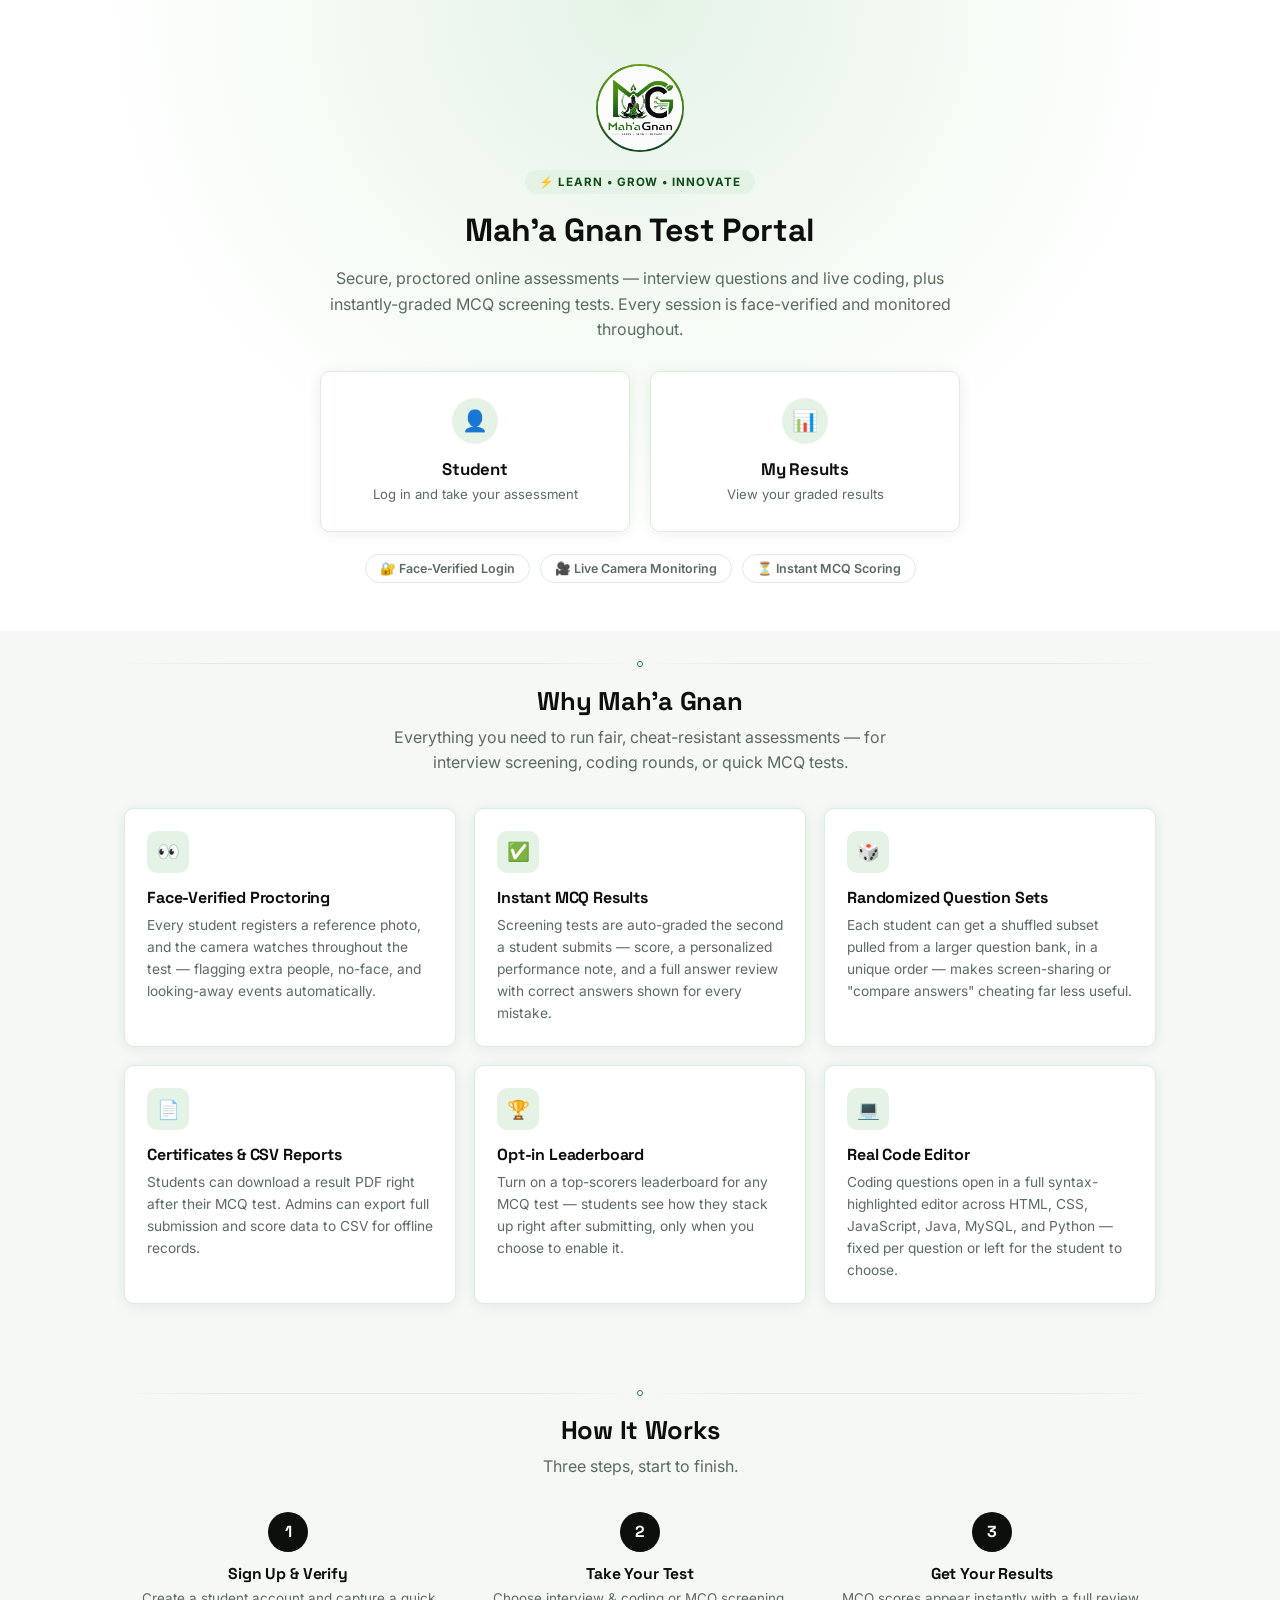
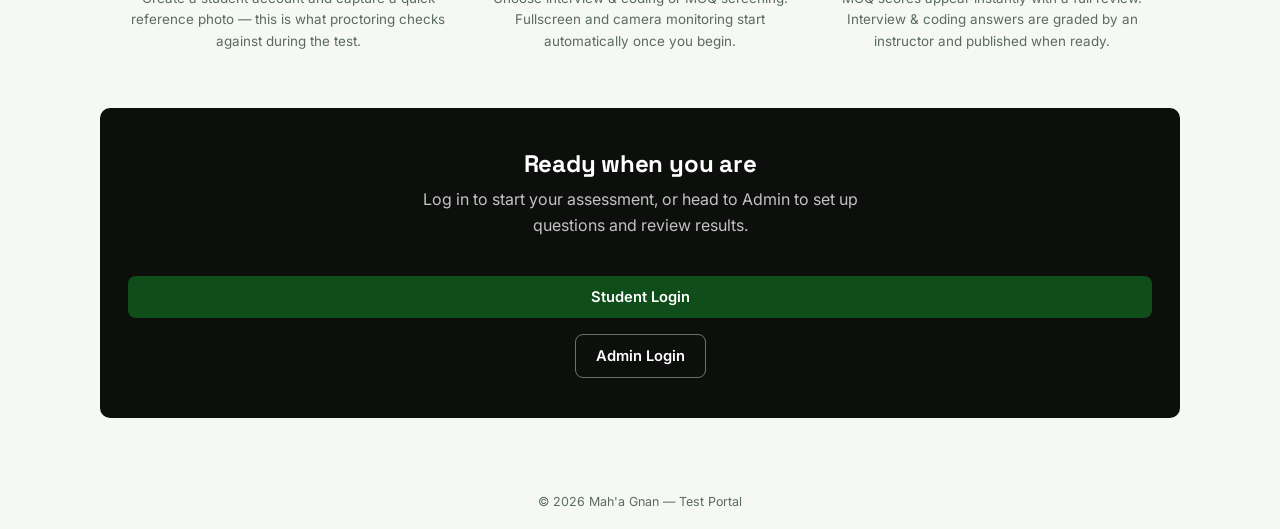
<file: index.html>
<!DOCTYPE html>
<html lang="en">
<head>
<meta charset="UTF-8" />
<meta name="viewport" content="width=device-width, initial-scale=1.0" />
<title>Mah'a Gnan Test Portal</title>
<meta name="description" content="Secure, proctored online assessments — interview questions, live coding, and instantly-graded MCQ tests, verified by face match and monitored throughout." />
<link rel="preconnect" href="https://fonts.googleapis.com">
<link href="https://fonts.googleapis.com/css2?family=Space+Grotesk:wght@500;700&family=Inter:wght@400;500;600&display=swap" rel="stylesheet">
<link rel="stylesheet" href="css/style.css" />

<!-- Page-only styles for the upgraded landing page. Nothing here touches css/style.css —
     it reuses the same CSS variables (colors, radius, shadows) already defined there. -->
<style>
  .hero-section {
    padding: 64px 24px 48px;
    text-align: center;
    background: radial-gradient(ellipse at top, var(--green-pale) 0%, var(--white) 60%);
  }
  .hero-eyebrow {
    display: inline-flex;
    align-items: center;
    gap: 6px;
    padding: 5px 14px;
    border-radius: 100px;
    background: var(--green-pale);
    color: var(--green-deep);
    font-size: 0.72rem;
    font-weight: 700;
    letter-spacing: 0.08em;
    text-transform: uppercase;
    margin-bottom: 16px;
  }
  .trust-strip {
    display: flex;
    justify-content: center;
    flex-wrap: wrap;
    gap: 10px;
    margin-top: 22px;
  }
  .trust-chip {
    display: flex;
    align-items: center;
    gap: 6px;
    padding: 6px 14px;
    border-radius: 100px;
    background: var(--white);
    border: 1px solid var(--gray-line);
    font-size: 0.78rem;
    color: var(--gray-text);
    font-weight: 600;
  }
  .landing-section {
    max-width: 1080px;
    margin: 0 auto;
    padding: 12px 24px 56px;
  }
  .landing-section h2 {
    text-align: center;
    font-size: 1.6rem;
  }
  .landing-subtitle {
    text-align: center;
    max-width: 560px;
    margin: 0 auto 32px;
  }
  .feature-grid {
    display: grid;
    grid-template-columns: repeat(auto-fit, minmax(260px, 1fr));
    gap: 18px;
  }
  .feature-card {
    background: var(--white);
    border: 1px solid var(--gray-line);
    border-radius: var(--radius);
    padding: 22px;
    box-shadow: var(--shadow);
    transition: box-shadow 0.15s ease, transform 0.1s ease;
  }
  .feature-card:hover { box-shadow: var(--shadow-lg); transform: translateY(-2px); }
  .feature-card .icon {
    width: 42px; height: 42px;
    border-radius: 10px;
    background: var(--green-pale);
    color: var(--green-deep);
    display: flex; align-items: center; justify-content: center;
    font-size: 1.15rem;
    margin-bottom: 14px;
  }
  .feature-card h3 { font-size: 1rem; margin-bottom: 6px; }
  .feature-card p { font-size: 0.86rem; margin: 0; }
  .steps-row {
    display: grid;
    grid-template-columns: repeat(auto-fit, minmax(200px, 1fr));
    gap: 24px;
    margin-top: 8px;
  }
  .step-item { text-align: center; }
  .step-circle {
    width: 40px; height: 40px;
    border-radius: 50%;
    background: var(--black);
    color: var(--white);
    display: flex; align-items: center; justify-content: center;
    font-family: var(--font-display);
    font-weight: 700;
    margin: 0 auto 12px;
  }
  .step-item h3 { font-size: 0.98rem; margin-bottom: 4px; }
  .step-item p { font-size: 0.84rem; margin: 0; }
  .cta-band {
    background: var(--black);
    border-radius: var(--radius);
    padding: 40px 28px;
    text-align: center;
    max-width: 1080px;
    margin: 0 auto 56px;
  }
  .cta-band h2 { color: var(--white); }
  .cta-band p { color: rgba(255,255,255,0.75); max-width: 480px; margin: 0 auto 20px; }
</style>
</head>
<body>

<!-- ============== HERO ============== -->
<section class="hero-section">
  <div style="max-width:640px; margin:0 auto;">
    <img src="assets/logo.png" alt="Mah'a Gnan" style="height:88px; margin-bottom:14px; border-radius:50px;" /> <br>
    <div class="hero-eyebrow">&#9889; Learn &bull; Grow &bull; Innovate</div>
    <h1 style="font-size:2rem;">Mah'a Gnan Test Portal</h1>
    <p class="mt-16">Secure, proctored online assessments — interview questions and live coding, plus instantly-graded MCQ screening tests. Every session is face-verified and monitored throughout.</p>

    <div class="role-grid">
      <a href="student-login.html" style="text-decoration:none;">
        <div class="role-card">
          <div class="icon">&#128100;</div>
          <h3>Student</h3>
          <p>Log in and take your assessment</p>
        </div>
      </a>
      <a href="results.html" style="text-decoration:none;">
        <div class="role-card">
          <div class="icon">&#128202;</div>
          <h3>My Results</h3>
          <p>View your graded results</p>
        </div>
      </a>
      
    </div>

    <div class="trust-strip">
      <span class="trust-chip">&#128272; Face-Verified Login</span>
      <span class="trust-chip">&#127909; Live Camera Monitoring</span>
      <span class="trust-chip">&#9203; Instant MCQ Scoring</span>
    </div>
  </div>
</section>

<!-- ============== FEATURES ============== -->
<section class="landing-section">
  <div class="circuit-divider"><span class="node"></span></div>
  <h2>Why Mah'a Gnan</h2>
  <p class="landing-subtitle">Everything you need to run fair, cheat-resistant assessments — for interview screening, coding rounds, or quick MCQ tests.</p>

  <div class="feature-grid">
    <div class="feature-card">
      <div class="icon">&#128064;</div>
      <h3>Face-Verified Proctoring</h3>
      <p>Every student registers a reference photo, and the camera watches throughout the test — flagging extra people, no-face, and looking-away events automatically.</p>
    </div>
    <div class="feature-card">
      <div class="icon">&#9989;</div>
      <h3>Instant MCQ Results</h3>
      <p>Screening tests are auto-graded the second a student submits — score, a personalized performance note, and a full answer review with correct answers shown for every mistake.</p>
    </div>
    <div class="feature-card">
      <div class="icon">&#127922;</div>
      <h3>Randomized Question Sets</h3>
      <p>Each student can get a shuffled subset pulled from a larger question bank, in a unique order — makes screen-sharing or "compare answers" cheating far less useful.</p>
    </div>
    <div class="feature-card">
      <div class="icon">&#128196;</div>
      <h3>Certificates &amp; CSV Reports</h3>
      <p>Students can download a result PDF right after their MCQ test. Admins can export full submission and score data to CSV for offline records.</p>
    </div>
    <div class="feature-card">
      <div class="icon">&#127942;</div>
      <h3>Opt-in Leaderboard</h3>
      <p>Turn on a top-scorers leaderboard for any MCQ test — students see how they stack up right after submitting, only when you choose to enable it.</p>
    </div>
    <div class="feature-card">
      <div class="icon">&#128187;</div>
      <h3>Real Code Editor</h3>
      <p>Coding questions open in a full syntax-highlighted editor across HTML, CSS, JavaScript, Java, MySQL, and Python — fixed per question or left for the student to choose.</p>
    </div>
  </div>
</section>

<!-- ============== HOW IT WORKS ============== -->
<section class="landing-section">
  <div class="circuit-divider"><span class="node"></span></div>
  <h2>How It Works</h2>
  <p class="landing-subtitle">Three steps, start to finish.</p>

  <div class="steps-row">
    <div class="step-item">
      <div class="step-circle">1</div>
      <h3>Sign Up &amp; Verify</h3>
      <p>Create a student account and capture a quick reference photo — this is what proctoring checks against during the test.</p>
    </div>
    <div class="step-item">
      <div class="step-circle">2</div>
      <h3>Take Your Test</h3>
      <p>Choose interview &amp; coding or MCQ screening. Fullscreen and camera monitoring start automatically once you begin.</p>
    </div>
    <div class="step-item">
      <div class="step-circle">3</div>
      <h3>Get Your Results</h3>
      <p>MCQ scores appear instantly with a full review. Interview &amp; coding answers are graded by an instructor and published when ready.</p>
    </div>
  </div>
</section>

<!-- ============== CTA ============== -->
<div class="cta-band">
  <h2>Ready when you are</h2>
  <p>Log in to start your assessment, or head to Admin to set up questions and review results.</p>
  <div class="flex gap-16" style="justify-content:center; flex-wrap:wrap;">
    <a href="student-login.html" class="btn btn-primary">Student Login</a>
    <a href="admin-login.html" class="btn btn-outline" style="background:transparent; color:var(--white); border-color:rgba(255,255,255,0.4);">Admin Login</a>
    
  </div>
</div>

<footer class="site-footer">&copy; 2026 Mah'a Gnan &mdash; Test Portal</footer>

</body>
</html>
</file>
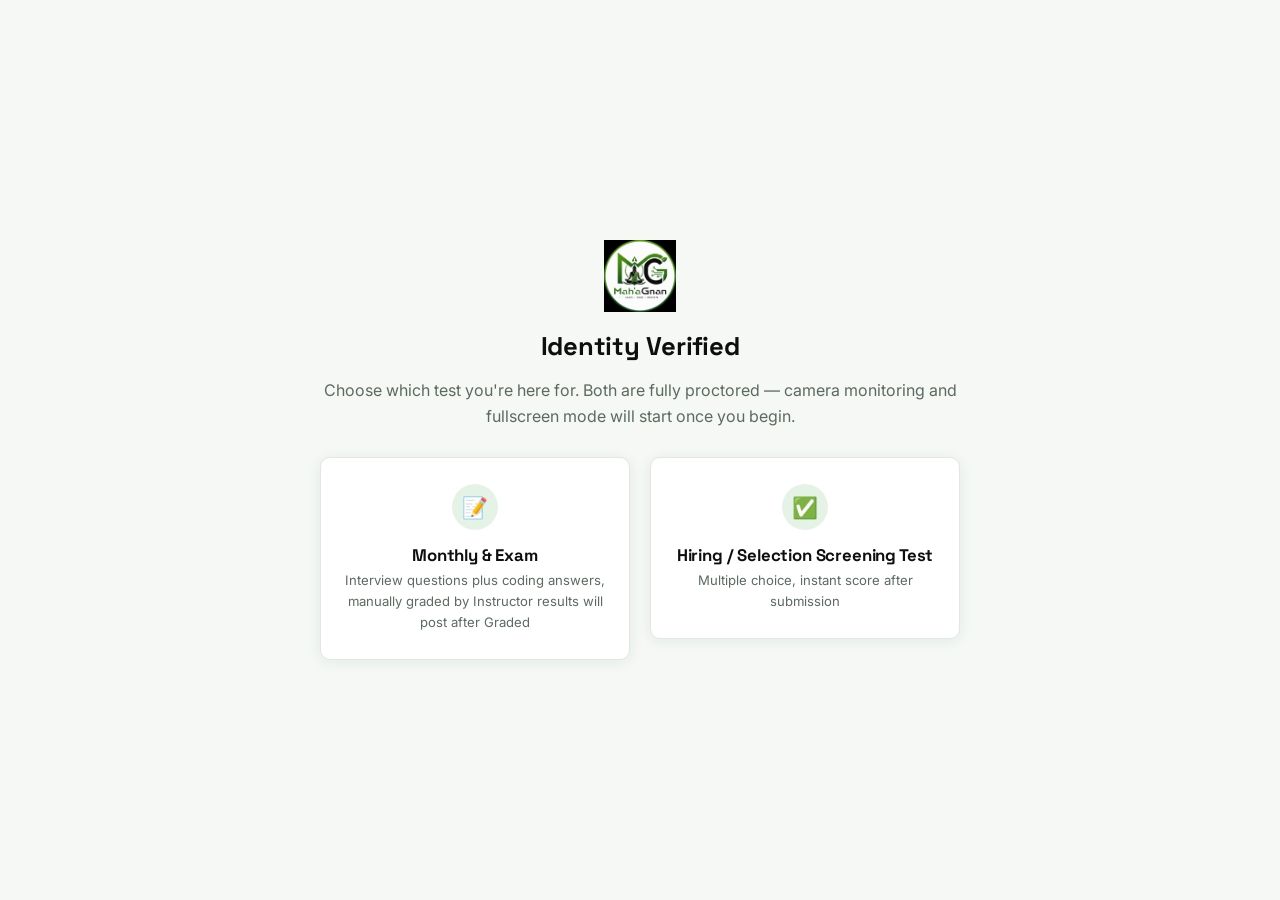
<file: exam-select.html>
<!DOCTYPE html>
<html lang="en">
<head>
<meta charset="UTF-8" />
<meta name="viewport" content="width=device-width, initial-scale=1.0" />
<title>Choose Test — Mah'a Gnan</title>
<link href="https://fonts.googleapis.com/css2?family=Space+Grotesk:wght@500;700&family=Inter:wght@400;500;600&display=swap" rel="stylesheet">
<link rel="stylesheet" href="css/style.css" />
</head>
<body>

<div class="page-center">
  <div class="text-center" style="max-width:640px;">
    <img src="assets/logo.png" alt="Mah'a Gnan" style="height:72px; margin-bottom:14px;" />
    <h1 style="font-size:1.6rem;">Identity Verified</h1>
    <p>Choose which test you're here for. Both are fully proctored — camera monitoring and fullscreen mode will start once you begin.</p>

    <div class="role-grid">
      <a href="exam.html" style="text-decoration:none;">
        <div class="role-card">
          <div class="icon">&#128221;</div>
          <h3>Monthly &amp; Exam</h3>
          <p>Interview questions plus coding answers, manually graded by Instructor results will post after Graded</p>
        </div>
      </a>
      <a href="mcq-exam.html" style="text-decoration:none;">
        <div class="role-card">
          <div class="icon">&#9989;</div>
          <h3>Hiring / Selection Screening Test</h3>
          <p>Multiple choice, instant score after submission</p>
        </div>
      </a>
    </div>
  </div>
</div>

</body>
</html>
</file>
<file: css/style.css>
/* ============================================
   MAH'A GNAN TEST PORTAL — Design System
   Palette: white base, deep green + black accents
   ============================================ */

:root {
  --white: #ffffff;
  --bg-soft: #f5f8f5;
  --bg-card: #ffffff;
  --green-deep: #0f4d1a;
  --green-mid: #1e7d32;
  --green-bright: #43a047;
  --green-pale: #e5f3e6;
  --black: #0d0f0d;
  --ink: #16201a;
  --gray-line: #e1e8e1;
  --gray-text: #5b6b5f;
  --red-alert: #c62828;
  --red-pale: #fdecea;
  --amber: #b8860b;
  --amber-pale: #fdf5e2;
  --radius: 10px;
  --shadow: 0 2px 14px rgba(15, 77, 26, 0.08);
  --shadow-lg: 0 8px 32px rgba(15, 77, 26, 0.14);
  --font-display: "Space Grotesk", "Segoe UI", sans-serif;
  --font-body: "Inter", "Segoe UI", sans-serif;
}

* { box-sizing: border-box; }

html, body {
  margin: 0;
  padding: 0;
  background: var(--bg-soft);
  color: var(--ink);
  font-family: var(--font-body);
  -webkit-font-smoothing: antialiased;
}

h1, h2, h3, h4 {
  font-family: var(--font-display);
  color: var(--black);
  margin: 0 0 8px;
  letter-spacing: -0.01em;
}

a { color: var(--green-mid); text-decoration: none; }
a:hover { text-decoration: underline; }

p { color: var(--gray-text); line-height: 1.6; }

/* ---------- Layout shells ---------- */

.page-center {
  min-height: 100vh;
  display: flex;
  align-items: center;
  justify-content: center;
  padding: 24px;
}

.topbar {
  display: flex;
  align-items: center;
  justify-content: space-between;
  padding: 14px 28px;
  background: var(--white);
  border-bottom: 1px solid var(--gray-line);
  position: sticky;
  top: 0;
  z-index: 50;
}

.topbar-brand {
  display: flex;
  align-items: center;
  gap: 10px;
}

.topbar-brand img { height: 36px; width: 36px; border-radius: 50%; }
.topbar-brand span {
  font-family: var(--font-display);
  font-weight: 700;
  font-size: 1.1rem;
  color: var(--black);
}
.topbar-brand span em {
  font-style: normal;
  color: var(--green-mid);
}

.container {
  max-width: 1100px;
  margin: 0 auto;
  padding: 32px 24px;
}

/* ---------- Circuit-node divider (signature element) ---------- */

.circuit-divider {
  display: flex;
  align-items: center;
  gap: 6px;
  margin: 18px 0;
  color: var(--green-mid);
}
.circuit-divider::before,
.circuit-divider::after {
  content: "";
  flex: 1;
  height: 1px;
  background: linear-gradient(90deg, transparent, var(--gray-line) 20%, var(--gray-line) 80%, transparent);
}
.circuit-divider .node {
  width: 6px; height: 6px;
  border: 1.5px solid var(--green-mid);
  border-radius: 50%;
  background: var(--white);
}

/* ---------- Cards ---------- */

.card {
  background: var(--bg-card);
  border: 1px solid var(--gray-line);
  border-radius: var(--radius);
  box-shadow: var(--shadow);
  padding: 28px;
}

.card-auth {
  width: 100%;
  max-width: 420px;
}

.brand-header {
  text-align: center;
  margin-bottom: 22px;
}
.brand-header img {
  height: 68px;
  margin-bottom: 10px;
}
.brand-header h1 {
  font-size: 1.4rem;
  margin-bottom: 2px;
}
.brand-header .tagline {
  font-size: 0.72rem;
  letter-spacing: 0.14em;
  text-transform: uppercase;
  color: var(--green-mid);
  font-weight: 600;
}

/* ---------- Forms ---------- */

label {
  display: block;
  font-size: 0.82rem;
  font-weight: 600;
  color: var(--ink);
  margin: 14px 0 6px;
}
input[type="text"],
input[type="email"],
input[type="password"],
input[type="file"],
input[type="datetime-local"],
input[type="number"],
select,
textarea {
  width: 100%;
  padding: 11px 12px;
  border: 1px solid var(--gray-line);
  border-radius: 8px;
  font-family: var(--font-body);
  font-size: 0.92rem;
  background: var(--white);
  color: var(--ink);
}
input:focus, select:focus, textarea:focus {
  outline: none;
  border-color: var(--green-mid);
  box-shadow: 0 0 0 3px var(--green-pale);
}
textarea { resize: vertical; min-height: 90px; }

/* ---------- Buttons ---------- */

.btn {
  display: inline-flex;
  align-items: center;
  justify-content: center;
  gap: 8px;
  padding: 12px 20px;
  border-radius: 8px;
  border: none;
  font-family: var(--font-body);
  font-weight: 600;
  font-size: 0.92rem;
  cursor: pointer;
  transition: transform 0.08s ease, box-shadow 0.15s ease;
}
.btn:active { transform: scale(0.98); }
.btn-primary {
  background: var(--green-deep);
  color: var(--white);
  width: 100%;
  margin-top: 18px;
}
.btn-primary:hover { background: var(--green-mid); }
.btn-outline {
  background: transparent;
  border: 1.5px solid var(--green-deep);
  color: var(--green-deep);
}
.btn-outline:hover { background: var(--green-pale); }
.btn-danger {
  background: var(--red-alert);
  color: var(--white);
}
.btn-danger:hover { opacity: 0.9; }
.btn-black {
  background: var(--black);
  color: var(--white);
}
.btn-block { width: 100%; }
.btn-sm { padding: 7px 14px; font-size: 0.8rem; }

.form-footer {
  text-align: center;
  margin-top: 16px;
  font-size: 0.85rem;
  color: var(--gray-text);
}

.error-text {
  color: var(--red-alert);
  font-size: 0.82rem;
  margin-top: 8px;
  min-height: 1em;
}
.success-text {
  color: var(--green-deep);
  font-size: 0.82rem;
  margin-top: 8px;
}

/* ---------- Role select (landing) ---------- */

.role-grid {
  display: grid;
  grid-template-columns: repeat(auto-fit, minmax(200px, 1fr));
  gap: 20px;
  max-width: 760px;
  margin-top: 28px;
}
@media (max-width: 560px) {
  .role-grid { grid-template-columns: 1fr; }
}
.role-card {
  background: var(--white);
  border: 1px solid var(--gray-line);
  border-radius: var(--radius);
  padding: 26px 20px;
  text-align: center;
  cursor: pointer;
  box-shadow: var(--shadow);
  transition: box-shadow 0.15s ease, transform 0.1s ease;
}
.role-card:hover {
  box-shadow: var(--shadow-lg);
  transform: translateY(-2px);
}
.role-card .icon {
  width: 46px; height: 46px;
  margin: 0 auto 14px;
  border-radius: 50%;
  background: var(--green-pale);
  display: flex; align-items: center; justify-content: center;
  color: var(--green-deep);
  font-size: 1.3rem;
}
.role-card h3 { font-size: 1.05rem; margin-bottom: 4px; }
.role-card p { font-size: 0.82rem; margin: 0; }

/* ---------- Badges / status ---------- */

.badge {
  display: inline-block;
  padding: 3px 10px;
  border-radius: 100px;
  font-size: 0.72rem;
  font-weight: 700;
  letter-spacing: 0.02em;
}
.badge-green { background: var(--green-pale); color: var(--green-deep); }
.badge-red { background: var(--red-pale); color: var(--red-alert); }
.badge-amber { background: var(--amber-pale); color: var(--amber); }
.badge-black { background: var(--black); color: var(--white); }

/* ---------- Tables ---------- */

table { width: 100%; border-collapse: collapse; }
th, td {
  text-align: left;
  padding: 12px 14px;
  border-bottom: 1px solid var(--gray-line);
  font-size: 0.88rem;
}
th {
  color: var(--gray-text);
  font-weight: 600;
  text-transform: uppercase;
  font-size: 0.72rem;
  letter-spacing: 0.05em;
}
tr:hover td { background: var(--green-pale); }

/* ---------- Exam-specific ---------- */

.exam-header {
  position: sticky;
  top: 0;
  z-index: 60;
  background: var(--black);
  color: var(--white);
  display: flex;
  align-items: center;
  justify-content: space-between;
  padding: 12px 26px;
}
.exam-header .timer {
  font-family: var(--font-display);
  font-size: 1.15rem;
  font-weight: 700;
  color: var(--green-bright);
}
.exam-header .strikes {
  display: flex;
  gap: 6px;
}
.strike-dot {
  width: 12px; height: 12px;
  border-radius: 50%;
  border: 2px solid var(--gray-line);
}
.strike-dot.used { background: var(--red-alert); border-color: var(--red-alert); }

.question-card {
  background: var(--white);
  border: 1px solid var(--gray-line);
  border-radius: var(--radius);
  padding: 24px;
  margin-bottom: 18px;
}
.question-card .q-meta {
  display: flex;
  gap: 10px;
  align-items: center;
  margin-bottom: 10px;
}
.question-card .q-number {
  font-family: var(--font-display);
  font-weight: 700;
  color: var(--green-deep);
}
.question-card .q-text { font-size: 1rem; color: var(--ink); margin-bottom: 14px; white-space: pre-wrap; line-height: 1.55; }
.question-list-text { white-space: pre-wrap; line-height: 1.55; color: var(--ink); margin-top: 10px; }

.code-lang-select {
  margin-bottom: 10px;
  max-width: 200px;
}
textarea.code-area {
  font-family: "Consolas", "Menlo", monospace;
  background: #0d0f0d;
  color: #d4f5d9;
  min-height: 220px;
  border: 1px solid var(--black);
}

.CodeMirror {
  height: 240px;
  border: 1.5px solid var(--green-mid);
  border-radius: 8px;
  font-family: "Consolas", "Menlo", monospace;
  font-size: 0.88rem;
}

/* ---------- Alert overlay (violation warning) ---------- */

.alert-overlay {
  position: fixed;
  inset: 0;
  background: rgba(13, 15, 13, 0.85);
  display: none;
  align-items: center;
  justify-content: center;
  z-index: 200;
}
.alert-overlay.show { display: flex; }
.alert-box {
  background: var(--white);
  border-radius: var(--radius);
  padding: 32px;
  max-width: 420px;
  text-align: center;
  border-top: 5px solid var(--red-alert);
}
.alert-box h2 { color: var(--red-alert); }

/* ---------- Camera preview (small corner monitor) ---------- */

.cam-monitor {
  position: fixed;
  bottom: 18px;
  right: 18px;
  width: 160px;
  border-radius: 8px;
  overflow: hidden;
  border: 2px solid var(--green-mid);
  box-shadow: var(--shadow-lg);
  z-index: 55;
  background: var(--black);
}
.cam-monitor video { width: 100%; display: block; }
.cam-monitor .cam-label {
  font-size: 0.65rem;
  color: var(--green-bright);
  background: var(--black);
  text-align: center;
  padding: 3px;
  letter-spacing: 0.05em;
}

/* ---------- Utility ---------- */

.flex { display: flex; }
.flex-between { display: flex; align-items: center; justify-content: space-between; }
.gap-8 { gap: 8px; }
.gap-16 { gap: 16px; }
.mt-16 { margin-top: 16px; }
.mt-24 { margin-top: 24px; }
.text-center { text-align: center; }
.small-note { font-size: 0.78rem; color: var(--gray-text); }
.hidden { display: none !important; }

.loader {
  border: 3px solid var(--gray-line);
  border-top: 3px solid var(--green-mid);
  border-radius: 50%;
  width: 26px; height: 26px;
  animation: spin 0.8s linear infinite;
  margin: 0 auto;
}
@keyframes spin { to { transform: rotate(360deg); } }

footer.site-footer {
  text-align: center;
  padding: 20px;
  font-size: 0.78rem;
  color: var(--gray-text);
}

/* ============================================
   RICH QUESTION FORMATTING — code blocks, notes, highlight
   ============================================ */
.q-code-block {
  background: var(--black);
  color: #e5f3e6;
  padding: 14px 16px;
  border-radius: 8px;
  overflow-x: auto;
  font-family: "Consolas", "Monaco", monospace;
  font-size: 0.85rem;
  line-height: 1.5;
  margin: 10px 0;
}
.q-code-block code { background: none; color: inherit; padding: 0; }
code {
  background: var(--green-pale);
  color: var(--green-deep);
  padding: 2px 6px;
  border-radius: 4px;
  font-family: "Consolas", "Monaco", monospace;
  font-size: 0.9em;
}
.q-note {
  background: var(--amber-pale);
  border-left: 4px solid var(--amber);
  color: var(--ink);
  padding: 10px 14px;
  border-radius: 6px;
  margin: 10px 0;
  font-size: 0.92rem;
}
mark.q-highlight {
  background: #fff2a8;
  color: var(--ink);
  padding: 1px 4px;
  border-radius: 3px;
}

/* ============================================
   LEADERBOARD
   ============================================ */
.leaderboard-row {
  display: flex;
  align-items: center;
  gap: 12px;
  padding: 10px 14px;
  border-radius: 8px;
  margin-bottom: 6px;
  background: var(--bg-soft);
}
.leaderboard-row.me { background: var(--green-pale); border: 1.5px solid var(--green-mid); }
.leaderboard-rank {
  font-family: var(--font-display);
  font-weight: 700;
  color: var(--green-deep);
  min-width: 28px;
}

/* ============================================
   SCORE DISTRIBUTION BARS (admin analytics)
   ============================================ */
.dist-bar-row { display: flex; align-items: center; gap: 10px; margin-bottom: 8px; }
.dist-bar-label { min-width: 70px; font-size: 0.82rem; color: var(--gray-text); }
.dist-bar-track { flex: 1; background: var(--gray-line); border-radius: 6px; height: 18px; overflow: hidden; }
.dist-bar-fill { background: var(--green-mid); height: 100%; border-radius: 6px; }
.dist-bar-count { min-width: 30px; text-align: right; font-size: 0.82rem; color: var(--ink); font-weight: 600; }
</file>
